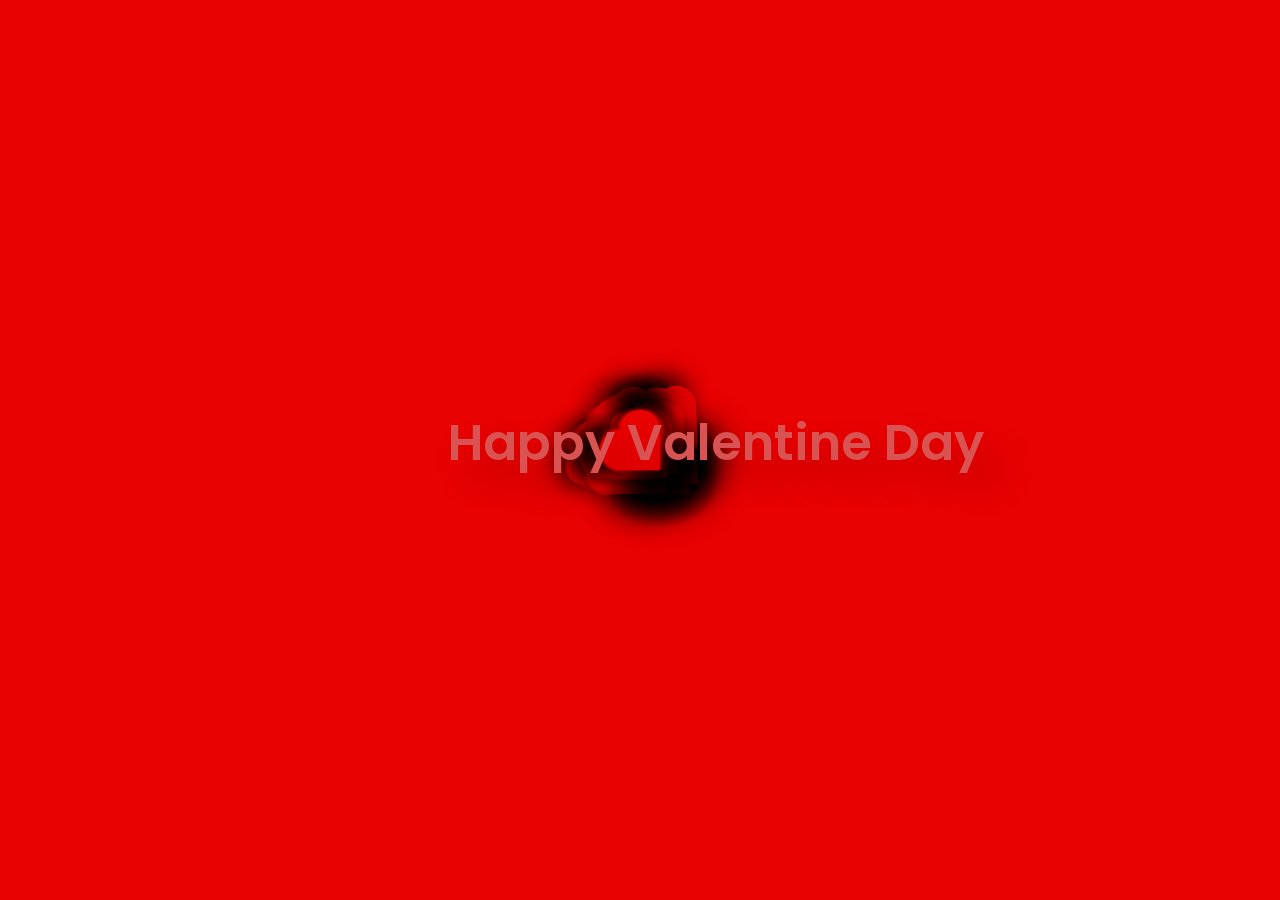
<file: index.html>
<!DOCTYPE html>
<html lang="en">

<head>
    <meta charset="UTF-8">
    <meta http-equiv="X-UA-Compatible" content="IE=edge">
    <meta name="viewport" content="width=device-width, initial-scale=1.0">
    <title>Happy Valentine</title>
    <link rel="stylesheet" href="style.css">
</head>

<body>
    <div class="container">
        <div class="heart">
        </div>
    </div>

    <div class="my-text">
        Happy Valentine Day
    </div>
    <script src="anime.min.js"></script>
    <script>
        const container = document.querySelector('.container');

        for (var i = 1; i <= 100; i++) {
            const hearts = document.createElement('div');
            hearts.classList.add('heart');
            container.appendChild(hearts);
        }

        function animateHearts(){
            anime({
                targets: '.heart',
                translateX: function(){
                    return anime.random(-700, 700);
                },
                translateY: function(){
                    return anime.random(-500, 500);
                },
                rotate: 45,
                scale: function(){
                    return anime.random(1, 5);
                },
                easing: 'easeInOutBack',
                duration: 3000,
                delay: anime.stagger(10),
                complete: animateHearts
            });
        }

        animateHearts();
    </script>
</body>

</html>
</file>
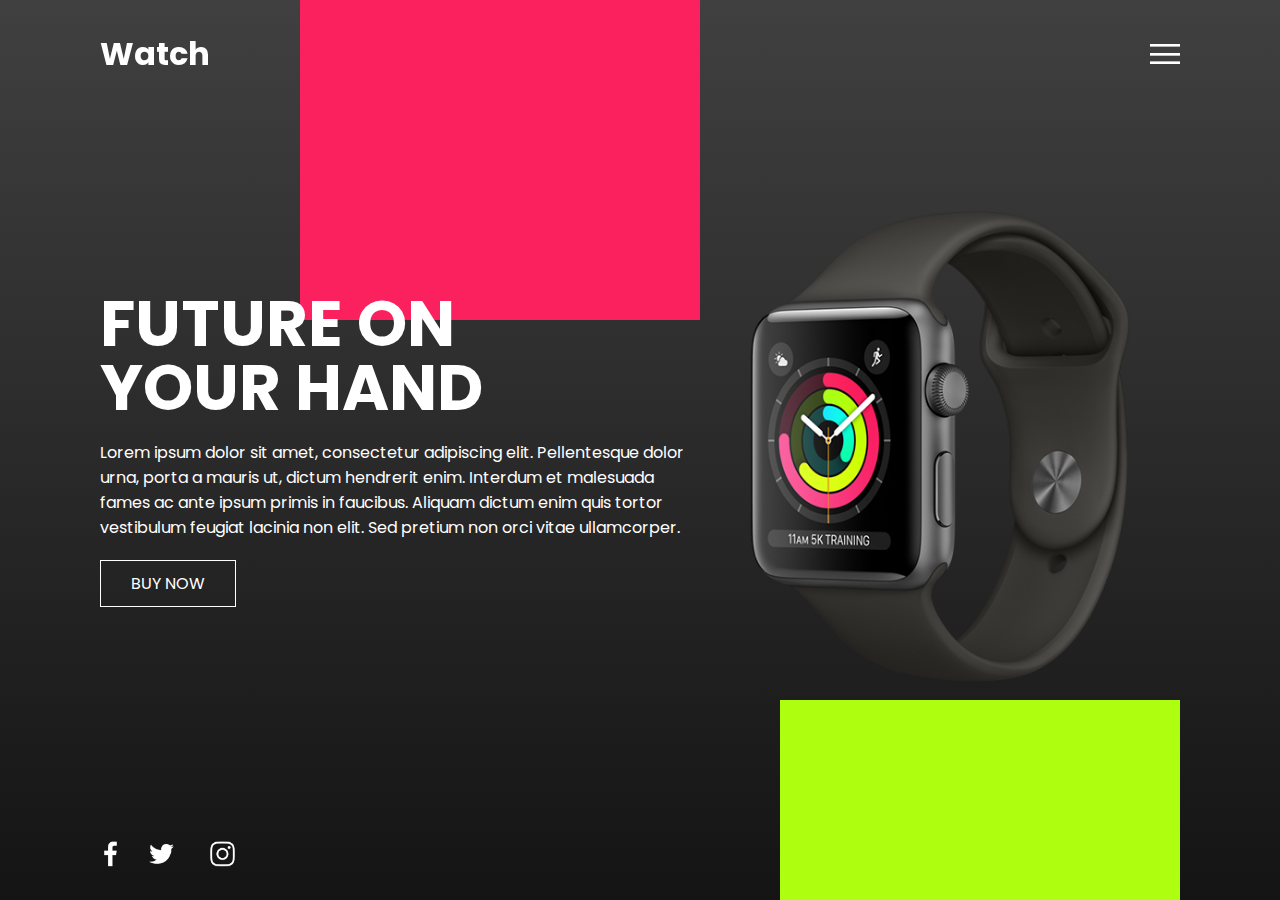
<file: landing_page_1/index.html>
<!DOCTYPE html>
<html lang="en">

<head>
    <meta charset="UTF-8">
    <meta http-equiv="X-UA-Compatible" content="IE=edge">
    <meta name="viewport" content="width=device-width, initial-scale=1.0">
    <title>Document</title>

    <link rel="stylesheet" href="style.css">
</head>

<body>
    <section class="banner">

        <header>
            <a href="#" class="logo">Watch</a>
            <div class="toggle" onclick="toggle()"></div>
        </header>

        <div class="content">
            <div class="contentBx">
                <h2>Future on<br>your Hand</h2>
                <p>Lorem ipsum dolor sit amet, consectetur adipiscing elit. Pellentesque dolor urna, porta a mauris ut,
                    dictum hendrerit enim. Interdum et malesuada fames ac ante ipsum primis in faucibus. Aliquam dictum
                    enim quis tortor vestibulum feugiat lacinia non elit. Sed pretium non orci vitae ullamcorper.</p>
                <a href="#">Buy Now</a>
            </div>
            <div class="imgBx">
                <img src="./imgs/watch.png" alt="">
            </div>
        </div>

        <ul class="sci">
            <li><a href="#"><img src="./imgs/facebook.png" alt=""></a></li>
            <li><a href="#"><img src="./imgs/twitter.png" alt=""></a></li>
            <li><a href="#"><img src="./imgs/instagram.png" alt=""></a></li>
        </ul>

        <ul class="menu">
            <li><a href="#">Home</a></li>
            <li><a href="#">About</a></li>
            <li><a href="#">Production</a></li>
            <li><a href="#">Store</a></li>
            <li><a href="#">Contact</a></li>
        </ul>
    </section>


    <script>
        function toggle() {
            const toggle = document.querySelector('.toggle');
            toggle.classList.toggle('active');
            const banner = document.querySelector('.banner');
            banner.classList.toggle('active');
        }
    </script>
</body>

</html>
</file>
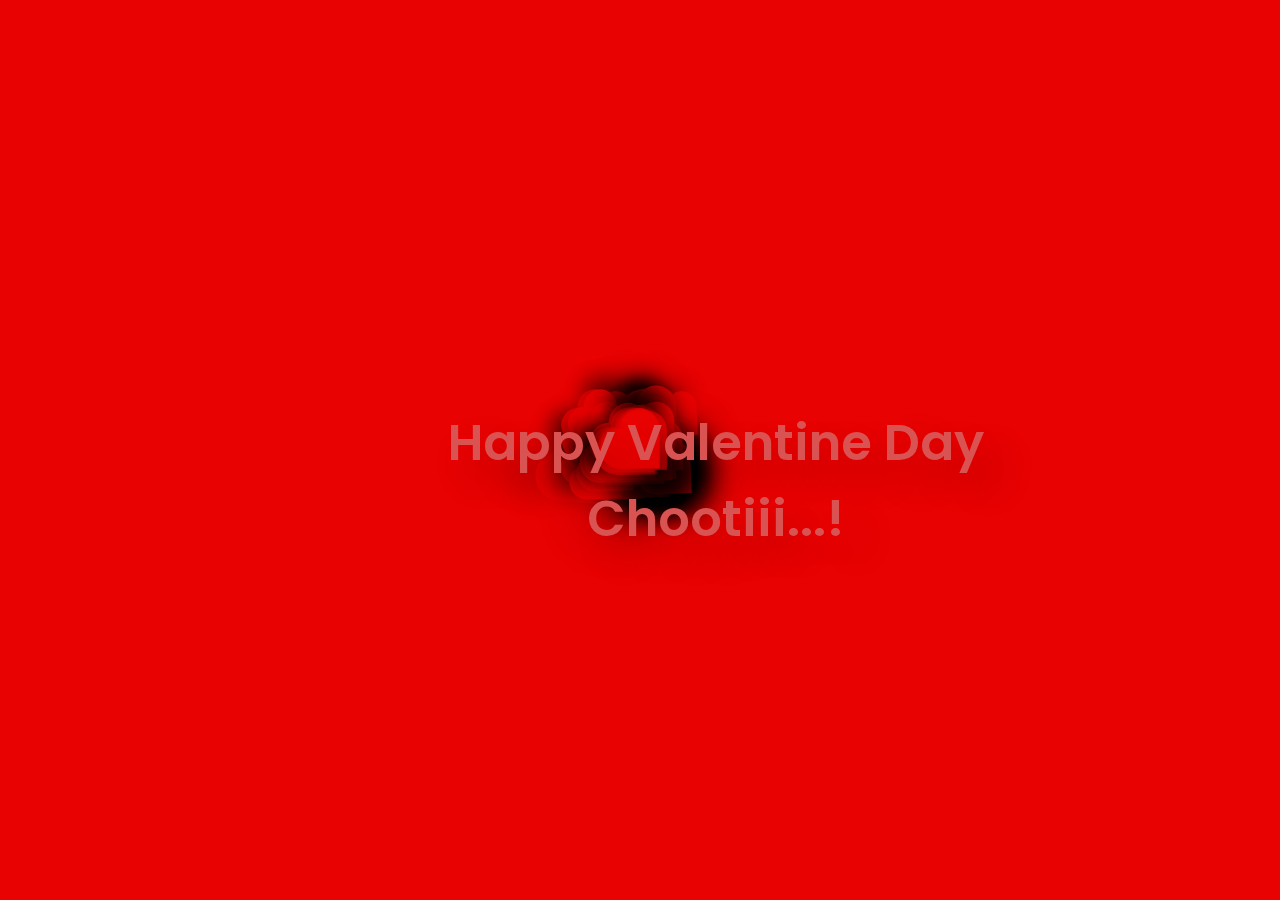
<file: valentine_animation/index.html>
<!DOCTYPE html>
<html lang="en">

<head>
    <meta charset="UTF-8">
    <meta http-equiv="X-UA-Compatible" content="IE=edge">
    <meta name="viewport" content="width=device-width, initial-scale=1.0">
    <title>Happy Valentine</title>
    <link rel="stylesheet" href="style.css">
</head>

<body>
    <div class="container">
        <div class="heart">
        </div>
    </div>

    <div class="my-text">
        Happy Valentine Day <br>
        Chootiii...!
    </div>
    <script src="anime.min.js"></script>
    <script>
        const container = document.querySelector('.container');

        for (var i = 1; i <= 100; i++) {
            const hearts = document.createElement('div');
            hearts.classList.add('heart');
            container.appendChild(hearts);
        }

        function animateHearts(){
            anime({
                targets: '.heart',
                translateX: function(){
                    return anime.random(-700, 700);
                },
                translateY: function(){
                    return anime.random(-500, 500);
                },
                rotate: 45,
                scale: function(){
                    return anime.random(1, 5);
                },
                easing: 'easeInOutBack',
                duration: 3000,
                delay: anime.stagger(10),
                complete: animateHearts
            });
        }

        animateHearts();
    </script>
</body>

</html>
</file>
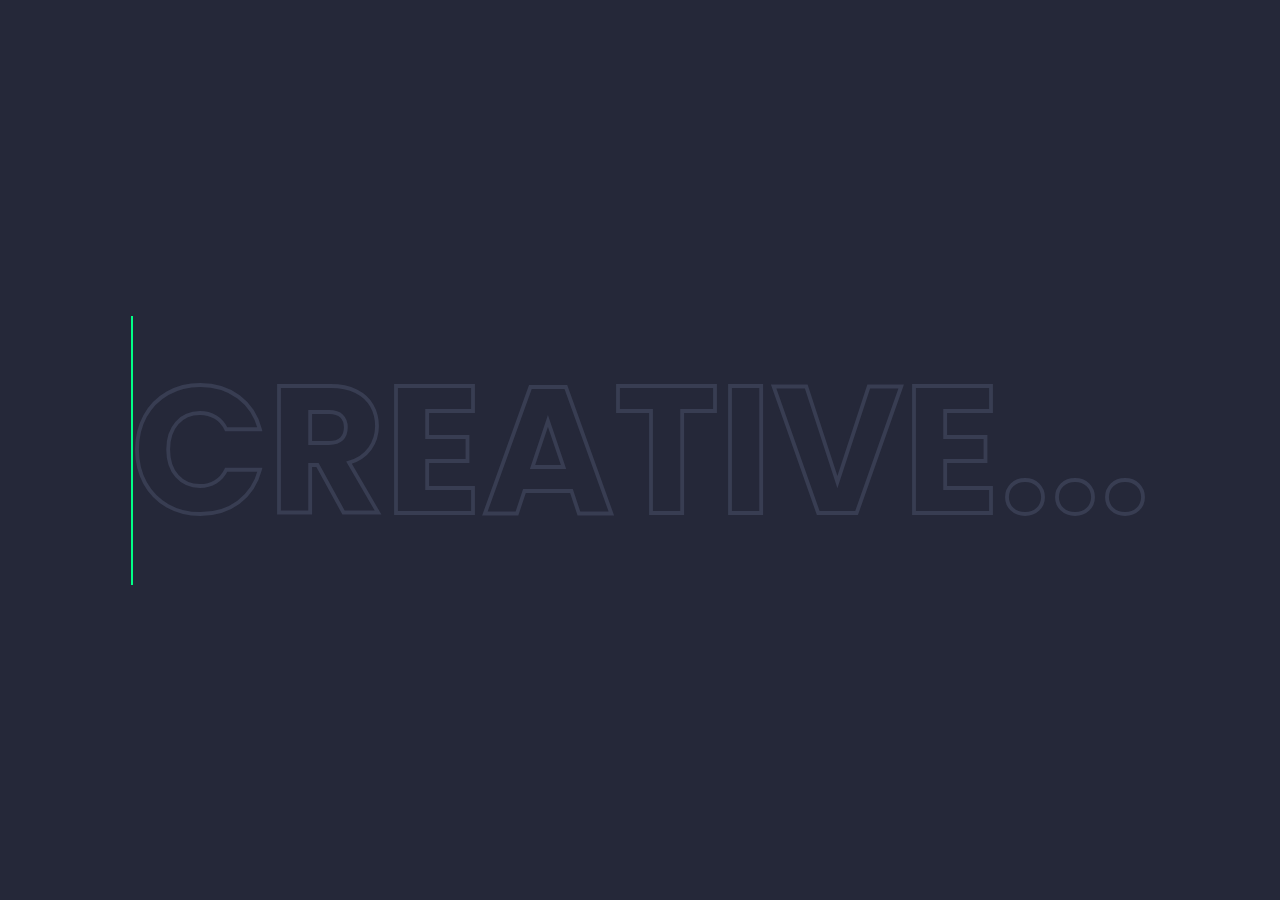
<file: loading_text_animation.html>
<!DOCTYPE html>
<html lang="en">
<head>
    <meta charset="UTF-8">
    <meta name="viewport" content="width=device-width, initial-scale=1.0">
    <title>Loading text animation</title>

    <style>
        @import url('https://fonts.googleapis.com/css2?family=Poppins:wght@300&display=swap');

        *{
            margin: 0;
            padding: 0;
            box-sizing: border-box;
            font-family: 'Poppins', sans-serif;
        }

        body{
            display: flex;
            justify-content: center;
            align-items: center;
            min-height: 100vh;
            background: #252839;
        }

        h2{
            position: relative;
            font-size: 14vw;
            color: #252839;
            -webkit-text-stroke: 0.3vw #383d52;
            text-transform: uppercase;
        }

        h2::before{
            content: attr(data-text);
            position: absolute;
            top: 0;
            left: 0;
            width: 0;
            height: 100%;
            color: #01fe87;
            -webkit-text-stroke: 0vw #383d52;
            border-right: 2px solid #01fe87;
            overflow: hidden;
            animation: animate 6s linear infinite;
        }

        @keyframes animate{
            0%, 10%, 100%{
                width: 0;
            }
            70%, 90%{
                width: 100%;
            }
        }
    </style>

</head>
<body>
    <h2 data-text="Creative...">Creative...</h2>
</body>
</html>
</file>
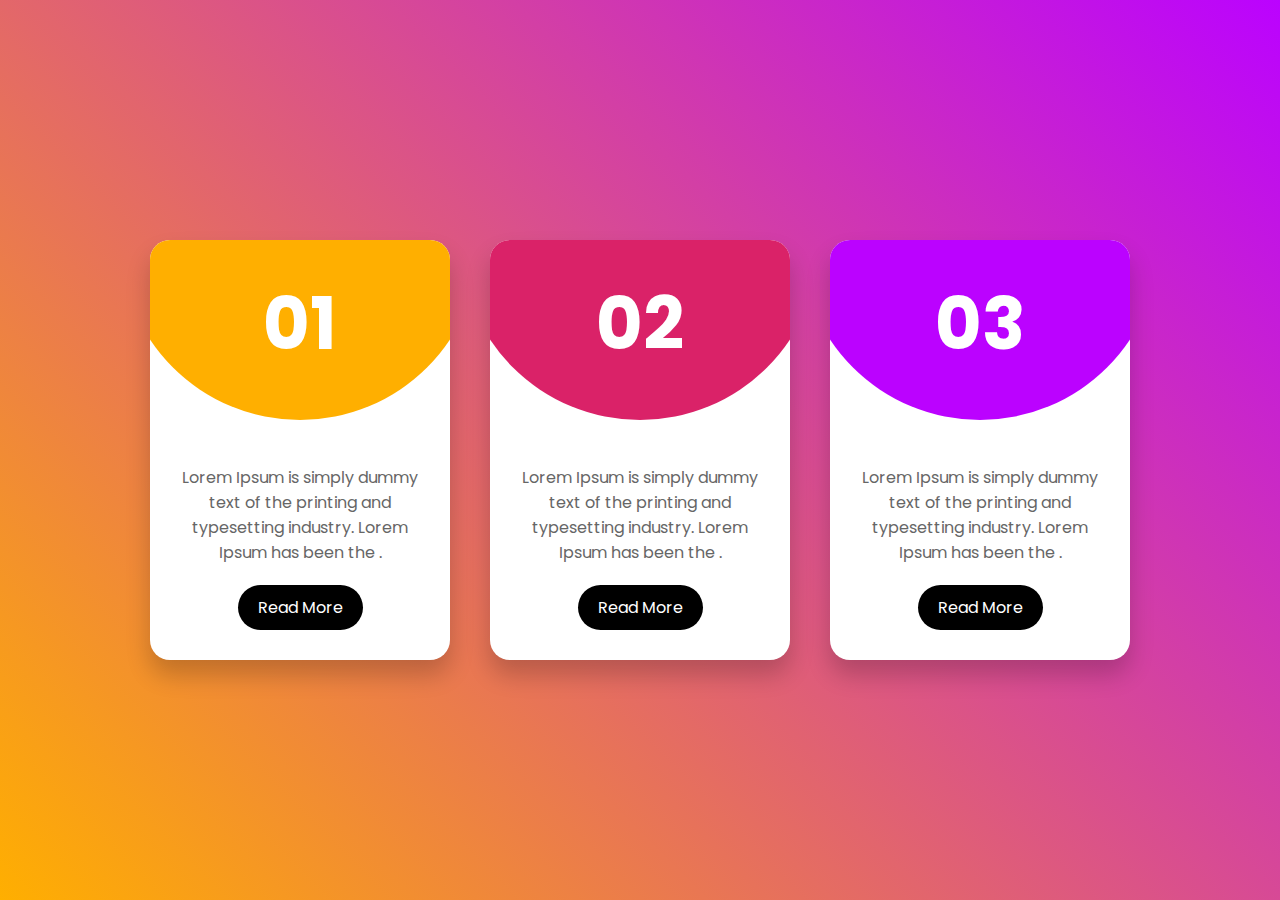
<file: responsive_card.html>
<!DOCTYPE html>
<html lang="en">

<head>
    <meta charset="UTF-8">
    <meta name="viewport" content="width=device-width, initial-scale=1.0">
    <title>Document</title>
    <style>
        @import url('https://fonts.googleapis.com/css2?family=Poppins:wght@300&display=swap');
        
        *{
            margin: 0;
            padding: 0;
            box-sizing: border-box;
            font-family: 'Poppins', sans-serif;
        }

        body{
            display: flex;
            justify-content: center;
            align-items: center;
            min-height: 100vh;
            background: linear-gradient(45deg, #ffaf00, #bb02ff);
            background-attachment: fixed;
        }

        .container{
            position: relative;
            width: 1150px;
            padding: 20px;
            display: flex;
            justify-content: center;
            align-items: center;
            flex-wrap: wrap;
        }

        .container .card{
            position: relative;
            width: 300px;
            height: 420px;
            background: #fff;
            margin: 20px;
            border-radius: 20px;
            overflow: hidden;
            box-shadow: 0 15px 25px rgba(0, 0, 0, 0.2);
            transition: 0.5s;
        }

        .container:hover .card{
            filter: blur(20px);
            transform: scale(0.9);
            opacity: 0.5;
        }

        .container .card:hover{
            filter: blur(0px);
            transform: scale(1.1);
            opacity: 1;
        }

        .container .card .circle{
            position: relative;
            width: 100%;
            height: 100%;
            background: #000;
            clip-path: circle(180px at center 0);
            text-align: center;
        }

        .container .card .circle{
            position: relative;
            width: 100%;
            height: 100%;
            background: #000;
            clip-path: circle(180px at center 0);
            text-align: center;
        }

        .container .card .circle h2{
            color: #fff;
            font-size: 4.5em;
            padding: 30px 0;
        }

        .container .card .content{
            position: absolute;
            bottom: 10px;
            padding: 20px;
            text-align: center;
        }

        .container .card .content p{
            color: #666;
        }

        .container .card .content a{
            position: relative;
            display: inline-block;
            padding: 10px 20px;
            background: #000;
            color: #fff;
            border-radius: 40px;
            text-decoration: none;
            margin-top: 20px;
        }

        .container .card:nth-child(1) .circle,
        .container .card:nth-child(1) .circle{
            background: #ffaf00;
        }

        .container .card:nth-child(2) .circle,
        .container .card:nth-child(2) .circle{
            background: #da2268;
        }

        .container .card:nth-child(3) .circle,
        .container .card:nth-child(3) .circle{
            background: #bb02ff;
        }
    </style>
</head>

<body>

    <div class="container">
        <div class="card">
            <div class="circle">
                <h2>01</h2>
            </div>
            <div class="content">
                <p>Lorem Ipsum is simply dummy text of the printing and typesetting industry. Lorem Ipsum has been the
                    . </p>
                <a href="#">Read More</a>
            </div>
        </div>
        <div class="card">
            <div class="circle">
                <h2>02</h2>
            </div>
            <div class="content">
                <p>Lorem Ipsum is simply dummy text of the printing and typesetting industry. Lorem Ipsum has been the
                    . </p>
                <a href="#">Read More</a>
            </div>
        </div>
        <div class="card">
            <div class="circle">
                <h2>03</h2>
            </div>
            <div class="content">
                <p>Lorem Ipsum is simply dummy text of the printing and typesetting industry. Lorem Ipsum has been the
                    . </p>
                <a href="#">Read More</a>
            </div>
        </div>
    </div>

</body>

</html>
</file>
<file: style.css>
@import url('https://fonts.googleapis.com/css2?family=Poppins:wght@300&display=swap');
* {
    margin: 0;
    padding: 0;
    box-sizing: border-box;
    font-family: 'Poppins', sans-serif;
}

.container{
    position: absolute;
    top: 0;
    left: 0;
    width: 100%;
    height: 100vh;
    display: flex;
    justify-content: center;
    align-items: center;
    background: #e80202;
    overflow: hidden;
}

.heart{
    position: absolute;
    width: 40px;
    height: 40px;
    background: #e80202;
    box-shadow: 20px 20px 40px rgba(0, 0, 0, 0.2);
    transform: rotate(45deg);
}

.heart::before{
    content: '';
    position: absolute;
    top: -50%;
    left: 0;
    width: 100%;
    height: 100%;
    background: #e80202;
    border-radius: 50%;
    box-shadow: 0 -20px 20px rgba(0, 0, 0, 0.1);
}

.heart::after{
    content: '';
    position: absolute;
    top: 0;
    left: -50%;
    width: 100%;
    height: 100%;
    background: #e80202;
    border-radius: 50%;
    box-shadow: -20px 0 20px rgba(0, 0, 0, 0.1);
}

.my-text{
    position: absolute;
    top: 45%;
    left: 35%;
    text-align: center;
    font-size: 50px;
    font-weight: 600;
    color: #da5353;
    text-shadow: 20px 20px 40px rgba(0, 0, 0, 0.2);
}
</file>
<file: landing_page_1/style.css>
@import url('https://fonts.googleapis.com/css2?family=Poppins:wght@300&display=swap');
* {
    margin: 0;
    padding: 0;
    box-sizing: border-box;
    font-family: 'Poppins', sans-serif;
}

.banner {
    position: relative;
    width: 100%;
    min-height: 100vh;
    padding: 0 100px;
    display: flex;
    align-items: center;
    background: linear-gradient(#404040, #151415);
}

.banner::before{
    content: '';
    position: absolute;
    top: 0;
    left: 300px;
    width: 400px;
    height: 320px;
    background: #fa215e;
    z-index: 1;
    transition: 1s;
}

.banner.active:before{
    top: 0;
    left: 0;
    width: 50%;
    height: 100%;
    background: #151415;
}

.banner::after{
    content: '';
    position: absolute;
    bottom: 0;
    right: 100px;
    width: 400px;
    height: 200px;
    background: #aeff0f;
    z-index: 1;
    transition: 1s;
}

.banner.active:after{
    bottom: 0;
    right: 0;
    width: 50%;
    height: 100%;
    background: #151415;
}

header{
    position: fixed;
    top: 0;
    left: 0;
    width: 100%;
    z-index: 1000;
    display: flex;
    justify-content: space-between;
    align-items: center;
    padding: 30px 100px;
}

header .logo{
    font-size: 2em;
    color: #fff;
    font-weight: 700;
    text-decoration: none;
    transform: 0.5s;
    transform-origin: right;
}

.banner.active .logo{
    transform: scale(0);
    transform-origin: left;    
}

.toggle{
    position: relative;
    width: 30px;
    height: 30px;
    background: url(./imgs/menu.png);
    background-repeat: no-repeat;
    background-position: center;
    background-size: 30px;
    cursor: pointer;
}

.toggle.active{
    background: url(./imgs/close.png);
    background-repeat: no-repeat;
    background-position: center;
    background-size: 25px;
}

.content{
    position: relative;
    z-index: 2;
    width: 100%;
    display: flex;
    justify-content: space-between;
    align-items: center;
    transition: 0.5s;
    transform-origin: right;
}

.banner.active .content{
    transform: scale(0);
    transform-origin: left;    
}

.content .contentBx{
    max-width: 600px;
}

.content .contentBx h2{
    font-size: 4em;
    line-height: 1em;
    color: #fff;
    text-transform: uppercase;
}

.content .contentBx p{
    font-size: 1em;
    color: #fff;
    margin: 20px 0;
}

.content .contentBx a{
    display: inline-block;
    border: 1px solid #fff;
    color: #fff;
    padding: 10px 30px;
    text-transform: uppercase;
    text-decoration: none;
    transition: 0.5s;
}

.content .contentBx a:hover{
    letter-spacing: 4px;
    background: #fff;
    color: #111;
}

.content .imgBx img{
    max-width: 100%;
    min-width: 400px;
}

.sci{
    position: absolute;
    bottom: 20px;
    display: flex;
    justify-content: center;
    align-items: center;
    z-index: 2;
    transition: 0.5s;
    transform-origin: right;
}

.banner.active .sci{
    transform: scale(0);
    transform-origin: left;    
}

.sci li{
    list-style: none;
}

.sci li a{
    display: inline-block;
    margin-right: 20px;
    filter: invert(1);
    transform: scale(0.6);
}

.menu{
    position: fixed;
    top: 0;
    left: 0;
    width: 100%;
    height: 100%;
    display: flex;
    justify-content: center;
    align-items: center;
    flex-direction: column;
    z-index: 2;
    visibility: hidden;
    opacity: 0;
    transition: 0.5s;
    transition-delay: 0s;
}

.banner.active .menu{
    visibility: visible;
    opacity: 1;
    transition-delay: 1s;
}

.menu li{
    list-style: none;
}

.menu li a{
    color: #fff;
    text-decoration: none;
    font-size: 2em;
}

@media (max-width: 991px){
    header{
        padding: 20px 40px;
    }

    .banner{
        padding: 40px;
        overflow: hidden;
    }

    .banner::before{
        top: 100px;
        left: 0px;
        width: 170px;
        height: 310px;
    }

    .banner::after{
        bottom: 0;
        right: 0;
        width: 80px;
        height: 60px;
    }

    .content{
        flex-direction: column-reverse;
        margin: 50px 0;
    }

    .content .contentBx{
        max-width: 100%;
    }

    .content .imgBx img{
        max-width: 100%;
        min-width: 300px;
    }

    .content .contentBx h2{
        font-size: 2.5em;
    }
}
</file>
<file: valentine_animation/style.css>
@import url('https://fonts.googleapis.com/css2?family=Poppins:wght@300&display=swap');
* {
    margin: 0;
    padding: 0;
    box-sizing: border-box;
    font-family: 'Poppins', sans-serif;
}

.container{
    position: absolute;
    top: 0;
    left: 0;
    width: 100%;
    height: 100vh;
    display: flex;
    justify-content: center;
    align-items: center;
    background: #e80202;
    overflow: hidden;
}

.heart{
    position: absolute;
    width: 40px;
    height: 40px;
    background: #e80202;
    box-shadow: 20px 20px 40px rgba(0, 0, 0, 0.2);
    transform: rotate(45deg);
}

.heart::before{
    content: '';
    position: absolute;
    top: -50%;
    left: 0;
    width: 100%;
    height: 100%;
    background: #e80202;
    border-radius: 50%;
    box-shadow: 0 -20px 20px rgba(0, 0, 0, 0.1);
}

.heart::after{
    content: '';
    position: absolute;
    top: 0;
    left: -50%;
    width: 100%;
    height: 100%;
    background: #e80202;
    border-radius: 50%;
    box-shadow: -20px 0 20px rgba(0, 0, 0, 0.1);
}

.my-text{
    position: absolute;
    top: 45%;
    left: 35%;
    text-align: center;
    font-size: 50px;
    font-weight: 600;
    color: #da5353;
    text-shadow: 20px 20px 40px rgba(0, 0, 0, 0.2);
}
</file>
